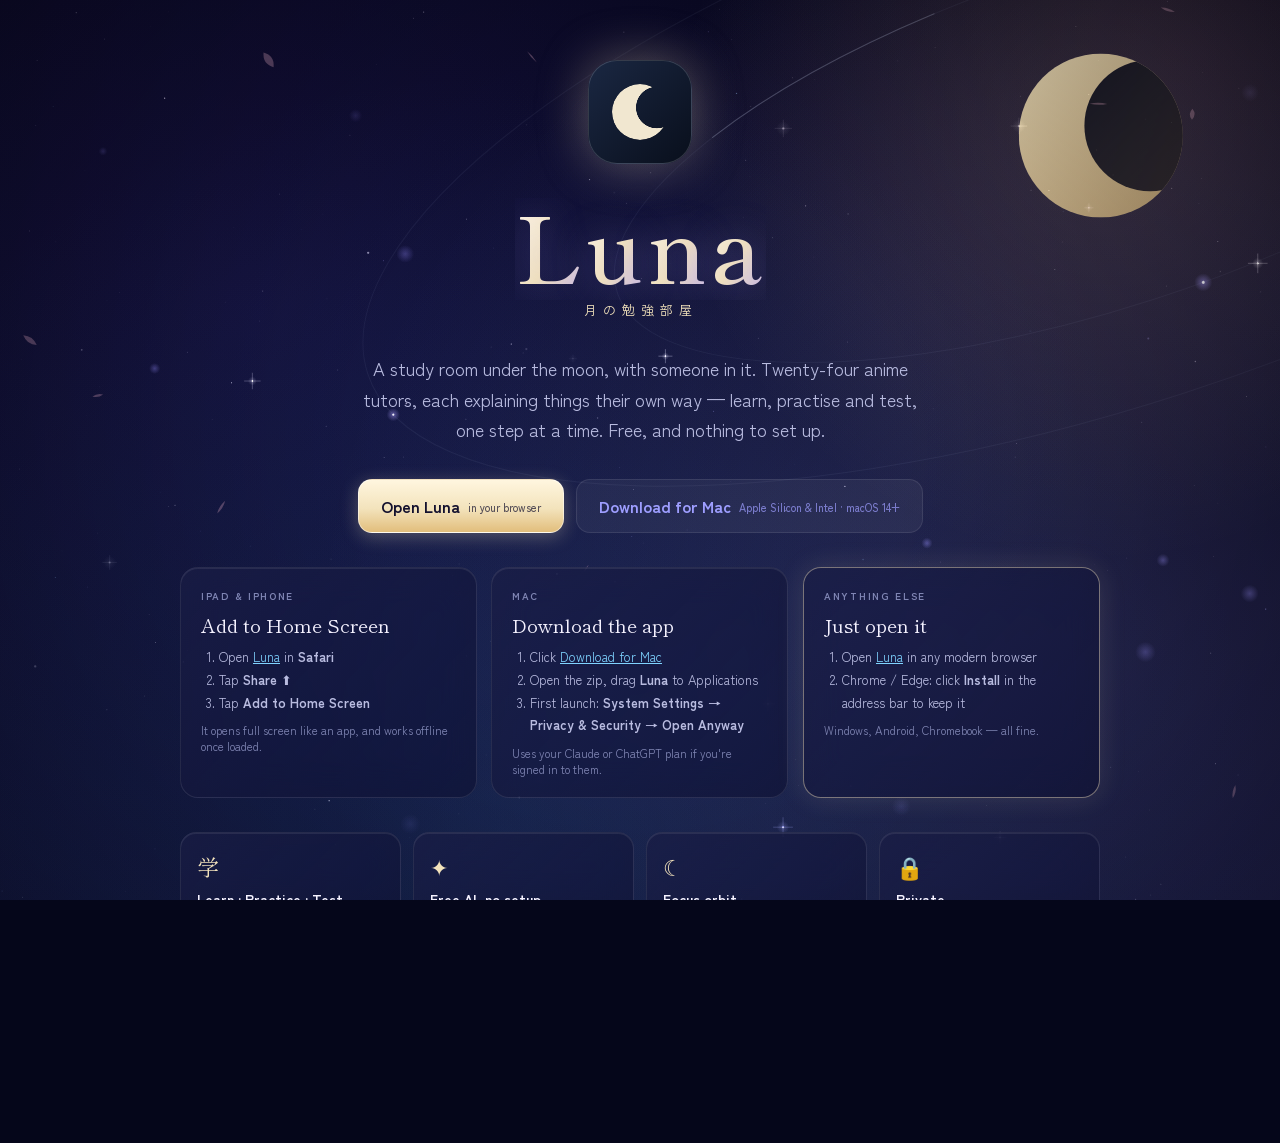
<file: index.html>
<!doctype html>
<html lang="en">
<head>
  <meta charset="utf-8">
  <meta name="viewport" content="width=device-width, initial-scale=1, viewport-fit=cover">
  <title>Luna — a study room under the moon</title>
  <meta name="description" content="Study with an anime tutor. Free, nothing to set up. Use it in your browser, add it to your iPad home screen, or download it for Mac.">
  <meta name="theme-color" content="#05061a">
  <meta name="color-scheme" content="dark">
  <meta property="og:title" content="Luna — a study room under the moon">
  <meta property="og:description" content="Study with an anime tutor. Free, nothing to set up.">
  <meta property="og:image" content="app/icons/icon-512.png">
  <link rel="icon" href="app/icons/icon-192.png">
  <link rel="apple-touch-icon" href="app/icons/apple-touch-icon.png">
  <link rel="preconnect" href="https://fonts.googleapis.com">
  <link rel="preconnect" href="https://fonts.gstatic.com" crossorigin>
  <link rel="stylesheet" href="https://fonts.googleapis.com/css2?family=Shippori+Mincho:wght@400;600&family=Zen+Kaku+Gothic+New:wght@400;500;700&display=swap">
  <link rel="stylesheet" href="app/style.css">
  <style>
    html, body { overflow-x: hidden; }
    body { overflow-y: auto; }
    .land { position: relative; z-index: 1; min-height: 100vh; display: grid; place-items: center; padding: 60px 22px 80px; }
    .wrap { max-width: 920px; width: 100%; display: grid; grid-template-columns: minmax(0, 1fr); gap: 34px; justify-items: center; text-align: center; }
    .wrap > * { min-width: 0; max-width: 100%; }
    .logo { width: 104px; height: 104px; border-radius: 29px; box-shadow: 0 0 50px rgba(243,227,188,.35); animation: markIn 1.1s var(--bounce) .1s both; }
    .title { font-family: var(--serif); font-size: clamp(54px, 10vw, 92px); font-weight: 600; letter-spacing: 4px; line-height: 1; display: flex; overflow: hidden; padding-bottom: 10px; justify-content: center; text-shadow: 0 0 40px rgba(169,155,255,.35); }
    .title.grad-text { background: none; color: inherit; }
    .title span { display: inline-block; animation: word .8s var(--spring) both; animation-delay: calc(.4s + var(--i) * .075s); }
    .tag-jp { color: var(--moon); letter-spacing: 6px; font-size: 13px; }
    .lead { font-size: clamp(15px, 2.2vw, 18px); line-height: 1.7; color: var(--muted); max-width: 560px; margin: 0 auto; }
    .cta { display: flex; gap: 12px; flex-wrap: wrap; justify-content: center; }
    .cta .btn { font-size: 16px; padding: 14px 22px; border-radius: 14px; text-decoration: none; }
    .cta small { display: block; font-size: 11px; font-weight: 500; opacity: .7; margin-top: 2px; }
    .platforms { display: grid; grid-template-columns: repeat(3, 1fr); gap: 14px; width: 100%; text-align: left; }
    .plat { padding: 20px; border-radius: 18px; display: grid; gap: 8px; align-content: start; }
    .plat h3 { font-family: var(--serif); font-size: 19px; }
    .plat ol { margin: 0; padding-left: 18px; font-size: 13px; line-height: 1.75; color: var(--muted); }
    .plat.here { border-color: rgba(243,227,188,.45); box-shadow: 0 0 28px rgba(243,227,188,.12); }
    .feat { display: grid; grid-template-columns: repeat(4, 1fr); gap: 12px; width: 100%; text-align: left; }
    .feat div { padding: 16px; border-radius: 16px; font-size: 13px; line-height: 1.55; color: var(--muted); }
    .feat b { display: block; color: var(--ink); font-size: 14px; margin-bottom: 4px; }
    .feat .k { font-family: var(--serif); font-size: 22px; color: var(--moon); display: block; margin-bottom: 6px; }
    footer { font-size: 11px; color: var(--faint); line-height: 1.7; max-width: 640px; }
    @media (max-width: 760px) {
      .platforms, .feat { grid-template-columns: minmax(0, 1fr); }
      .cta { flex-direction: column; align-items: stretch; width: 100%; }
      .cta .btn { justify-content: center; flex-wrap: wrap; text-align: center; white-space: normal; }
      .cta small { margin-left: 6px; }
    }
  </style>
</head>
<body>
  <canvas id="sky" aria-hidden="true"></canvas>
  <main class="land">
    <div class="wrap">
      <span class="mark logo"><i></i></span>
      <div>
        <h1 class="title grad-text"><span style="--i:0">L</span><span style="--i:1">u</span><span style="--i:2">n</span><span style="--i:3">a</span></h1>
        <div class="tag-jp rise" style="--d:.8s">月の勉強部屋</div>
      </div>
      <p class="lead rise" style="--d:.95s">A study room under the moon, with someone in it. Twenty-four anime tutors, each explaining things their own way — learn, practise and test, one step at a time. Free, and nothing to set up.</p>

      <div class="cta rise" style="--d:1.1s" id="cta">
        <a class="btn primary" href="app/">Open Luna<small>in your browser</small></a>
        <a class="btn quiet" href="downloads/Luna-mac.zip" download id="mac">Download for Mac<small>Apple Silicon &amp; Intel · macOS 14+</small></a>
      </div>

      <div class="platforms">
        <div class="plat glass rise" style="--d:1.2s" data-plat="ipad">
          <span class="eyebrow">iPad &amp; iPhone</span>
          <h3>Add to Home Screen</h3>
          <ol><li>Open <a href="app/" style="color:var(--sky)">Luna</a> in <b>Safari</b></li><li>Tap <b>Share</b> <span aria-hidden="true">⬆︎</span></li><li>Tap <b>Add to Home Screen</b></li></ol>
          <span class="faint" style="font-size:11.5px">It opens full screen like an app, and works offline once loaded.</span>
        </div>
        <div class="plat glass rise" style="--d:1.28s" data-plat="mac">
          <span class="eyebrow">Mac</span>
          <h3>Download the app</h3>
          <ol><li>Click <a href="downloads/Luna-mac.zip" download style="color:var(--sky)">Download for Mac</a></li><li>Open the zip, drag <b>Luna</b> to Applications</li><li>First launch: <b>System Settings → Privacy &amp; Security → Open Anyway</b></li></ol>
          <span class="faint" style="font-size:11.5px">Uses your Claude or ChatGPT plan if you're signed in to them.</span>
        </div>
        <div class="plat glass rise" style="--d:1.36s" data-plat="other">
          <span class="eyebrow">Anything else</span>
          <h3>Just open it</h3>
          <ol><li>Open <a href="app/" style="color:var(--sky)">Luna</a> in any modern browser</li><li>Chrome / Edge: click <b>Install</b> in the address bar to keep it</li></ol>
          <span class="faint" style="font-size:11.5px">Windows, Android, Chromebook — all fine.</span>
        </div>
      </div>

      <div class="feat">
        <div class="glass rise" style="--d:1.45s"><span class="k">学</span><b>Learn · Practice · Test</b>Three modes with their own teaching rules. No answers dumped in Test mode.</div>
        <div class="glass rise" style="--d:1.5s"><span class="k">✦</span><b>Free AI, no setup</b>Works right away. Connect Gemini with your Google account for faster replies.</div>
        <div class="glass rise" style="--d:1.55s"><span class="k">☾</span><b>Focus orbit</b>A 25-minute focus timer that fills the moon. Collect moons, build a streak.</div>
        <div class="glass rise" style="--d:1.6s"><span class="k">🔒</span><b>Private</b>No account, no server. Everything stays on your device.</div>
      </div>

      <footer>Luna's tutors are fan-made study companions inspired by anime characters; character names belong to their rights holders. The Mac download isn't notarized by Apple, so macOS asks you to confirm the first time you open it.</footer>
    </div>
  </main>
  <script type="module">
    import { startSky } from "./app/sky.js";
    startSky(document.getElementById("sky"));
    // Put the visitor's own device first.
    const ua = navigator.userAgent;
    const ios = /iPad|iPhone|iPod/.test(ua) || (navigator.platform === "MacIntel" && navigator.maxTouchPoints > 1);
    const mac = !ios && /Macintosh|Mac OS X/.test(ua);
    const here = ios ? "ipad" : mac ? "mac" : "other";
    document.querySelector(`[data-plat="${here}"]`)?.classList.add("here");
    if (mac) {
      const cta = document.getElementById("cta"), dl = document.getElementById("mac");
      dl.classList.replace("quiet", "primary");
      cta.firstElementChild.classList.replace("primary", "quiet");
      cta.prepend(dl);
    }
    if (ios) document.getElementById("mac").remove();
  </script>
</body>
</html>
</file>
<file: app/style.css>
:root {
  --ink: #f5f2ff; --muted: #b9bce0; --faint: #8086b4;
  --line: rgba(255,255,255,.09); --line-strong: rgba(255,255,255,.18);
  --glass: linear-gradient(135deg, rgba(26,29,68,.72), rgba(14,16,48,.6));
  --moon: #f3e3bc; --moon-deep: #e2be7c; --aurora: #a99bff; --sky: #7fd3ff; --sakura: #f6b6cf;
  --good: #9fe0c0; --warn: #f2c987; --accent: #a99bff; --glow: #7fd3ff;
  --spring: cubic-bezier(.22, 1, .36, 1); --bounce: cubic-bezier(.34, 1.56, .64, 1);
  --serif: "Hiragino Mincho ProN", "Shippori Mincho", "Yu Mincho", Georgia, serif;
  --sans: "Hiragino Sans", "Zen Kaku Gothic New", -apple-system, system-ui, sans-serif;
  --safe-top: env(safe-area-inset-top); --safe-bottom: env(safe-area-inset-bottom);
}
* { box-sizing: border-box; }
html, body { margin: 0; height: 100%; background: #05061a; color: var(--ink); font-family: var(--sans); -webkit-font-smoothing: antialiased; overscroll-behavior: none; }
body { overflow: hidden; -webkit-tap-highlight-color: transparent; }
button { font: inherit; color: inherit; background: none; border: 0; cursor: pointer; padding: 0; }
input, textarea { font: inherit; color: inherit; }
#sky { position: fixed; inset: 0; z-index: 0; }
#root { position: relative; z-index: 1; height: 100%; display: flex; flex-direction: column; }
.serif { font-family: var(--serif); }
.eyebrow { font-size: 10px; letter-spacing: .17em; text-transform: uppercase; color: var(--faint); font-weight: 700; }
.muted { color: var(--muted); } .faint { color: var(--faint); }
.grad-text { background: linear-gradient(120deg, #fff8ea, var(--moon) 45%, var(--accent)); -webkit-background-clip: text; background-clip: text; color: transparent; }
/* Animated words are their own boxes, so each word carries the gradient itself. */
.reveal.grad-text { background: none; color: inherit; }
.reveal.grad-text .w, .launch h1 span, .title span { background: linear-gradient(120deg, #fff8ea, var(--moon) 55%, var(--accent) 130%); -webkit-background-clip: text; background-clip: text; color: transparent; }

/* ---------- glass, buttons ---------- */
.glass { background: var(--glass); border: 1px solid var(--line); border-radius: 18px; position: relative;
  box-shadow: inset 0 1px 0 rgba(255,255,255,.08); backdrop-filter: blur(18px) saturate(1.2); -webkit-backdrop-filter: blur(18px) saturate(1.2); }
.btn { display: inline-flex; align-items: center; gap: 8px; padding: 10px 16px; border-radius: 11px; font-weight: 600; font-size: 14px;
  transition: transform .35s var(--bounce), box-shadow .3s, background .2s, border-color .2s; position: relative; overflow: hidden; white-space: nowrap; }
.btn:active { transform: scale(.95); }
.btn.primary { background: linear-gradient(180deg, #fff6df, var(--moon) 55%, var(--moon-deep)); color: #14112e; box-shadow: 0 4px 18px rgba(243,227,188,.28); border: 1px solid rgba(255,255,255,.5); }
.btn.primary:hover { transform: translateY(-1px) scale(1.03); box-shadow: 0 8px 26px rgba(243,227,188,.45); }
.btn.primary::after { content: ""; position: absolute; inset: -50% auto -50% -60%; width: 40%; transform: rotate(20deg);
  background: linear-gradient(90deg, transparent, rgba(255,255,255,.7), transparent); animation: sheen 4.5s ease-in-out infinite; }
@keyframes sheen { 0%, 70% { left: -60%; } 100% { left: 140%; } }
.btn.quiet { background: rgba(255,255,255,.05); border: 1px solid var(--line); }
.btn.quiet:hover { background: rgba(255,255,255,.09); border-color: var(--line-strong); transform: translateY(-1px); }
.btn.ghost { color: var(--muted); padding: 8px 12px; }
.btn.ghost:hover { color: var(--ink); background: rgba(255,255,255,.05); }
.btn:disabled { opacity: .4; pointer-events: none; }
.pill { display: inline-flex; align-items: center; gap: 6px; padding: 6px 12px; border-radius: 99px; font-size: 12.5px; font-weight: 500; color: var(--muted);
  background: rgba(255,255,255,.04); border: 1px solid var(--line); transition: all .3s var(--bounce); }
.pill:hover { color: var(--ink); transform: scale(1.05); border-color: color-mix(in srgb, var(--accent) 60%, transparent); background: color-mix(in srgb, var(--accent) 16%, transparent); box-shadow: 0 0 14px color-mix(in srgb, var(--accent) 40%, transparent); }
.pill.on { color: var(--ink); border-color: color-mix(in srgb, var(--accent) 60%, transparent); background: color-mix(in srgb, var(--accent) 20%, transparent); }

/* ---------- motion ---------- */
.rise { animation: rise .8s var(--spring) both; animation-delay: var(--d, 0s); }
@keyframes rise { from { opacity: 0; transform: translateY(18px) scale(.985); filter: blur(7px); } }
.reveal { display: block; }
.reveal .line { display: block; overflow: hidden; padding-bottom: .12em; }
.reveal .w { display: inline-block; animation: word .9s var(--spring) both; animation-delay: var(--d); }
@keyframes word { from { opacity: 0; transform: translateY(105%) rotate(4deg); } }
.float { animation: float 6s ease-in-out infinite; }
@keyframes float { 50% { transform: translateY(-6px); } }
.tilt { transition: transform .45s var(--bounce), box-shadow .3s; transform-style: preserve-3d; will-change: transform; }
.tilt .glare { position: absolute; inset: 0; border-radius: inherit; pointer-events: none; opacity: 0; transition: opacity .3s;
  background: radial-gradient(circle at var(--gx, 50%) var(--gy, 50%), rgba(255,255,255,.22), transparent 60%); mix-blend-mode: plus-lighter; }
.tilt:hover .glare { opacity: 1; }
.aura::before { content: ""; position: absolute; inset: -1.5px; border-radius: inherit; padding: 1.5px; pointer-events: none;
  background: conic-gradient(from var(--spin, 0deg), var(--accent), var(--moon), var(--aurora), var(--sky), var(--accent));
  -webkit-mask: linear-gradient(#000 0 0) content-box, linear-gradient(#000 0 0); -webkit-mask-composite: xor; mask-composite: exclude;
  animation: spin 4s linear infinite; filter: drop-shadow(0 0 8px var(--accent)); }
@property --spin { syntax: "<angle>"; initial-value: 0deg; inherits: false; }
@keyframes spin { to { --spin: 360deg; } }
.twinkle { position: absolute; width: var(--s, 14px); height: var(--s, 14px); pointer-events: none; animation: twinkle 3.2s ease-in-out infinite; animation-delay: var(--d, 0s);
  background: var(--c, var(--moon)); clip-path: polygon(50% 0, 58% 42%, 100% 50%, 58% 58%, 50% 100%, 42% 58%, 0 50%, 42% 42%); filter: drop-shadow(0 0 6px var(--c, var(--moon))); }
@keyframes twinkle { 0%, 100% { transform: scale(.25) rotate(0); opacity: .2; } 50% { transform: scale(1) rotate(45deg); opacity: 1; } }
.screen { flex: 1; min-height: 0; animation: screenIn .7s var(--spring) both; }
@keyframes screenIn { from { opacity: 0; transform: scale(.97); filter: blur(10px); } }
@media (prefers-reduced-motion: reduce) { *, *::before, *::after { animation: none !important; transition: none !important; } }

/* ---------- launch ---------- */
.launch { position: fixed; inset: 0; z-index: 50; display: grid; place-items: center; background: radial-gradient(circle at 50% 46%, #141640, #05061a 70%);
  transition: clip-path .7s cubic-bezier(.65,0,.25,1), opacity .7s; clip-path: circle(120% at 50% 46%); cursor: pointer; }
.launch.leave { clip-path: circle(0% at 50% 46%); }
.launch .emblem { position: relative; width: 240px; height: 240px; display: grid; place-items: center; }
.launch .mark { width: 108px; height: 108px; border-radius: 30px; animation: markIn 1.1s var(--bounce) .25s both; box-shadow: 0 0 40px rgba(243,227,188,.35); }
@keyframes markIn { from { opacity: 0; transform: perspective(600px) rotateX(58deg) rotate(-26deg) scale(.6) translateY(30px); } }
.launch .orbit { position: absolute; border-radius: 50%; border: 1px solid transparent; border-top-color: var(--moon); animation: orbit 1.9s cubic-bezier(.25,.1,.15,1) .2s both; }
.launch .orbit.b { inset: 36px; border-top-color: var(--aurora); animation-direction: reverse; }
.launch .orbit.a { inset: 15px; }
@keyframes orbit { 0% { opacity: 0; transform: rotate(-170deg); } 30% { opacity: .8; } 100% { opacity: 0; transform: rotate(140deg); } }
.launch .ripple { position: absolute; width: 128px; height: 128px; border-radius: 38px; border: 1px solid var(--moon); animation: ripple 1.1s ease-out .75s both; }
@keyframes ripple { from { opacity: .6; transform: scale(.85); } to { opacity: 0; transform: scale(1.8); } }
.launch .impact { position: absolute; inset: -60px; background: repeating-conic-gradient(rgba(243,227,188,.55) 0 1.2deg, transparent 1.2deg 8deg);
  -webkit-mask: radial-gradient(circle, transparent 38%, #000 42%, #000 70%, transparent 74%); mask: radial-gradient(circle, transparent 38%, #000 42%, #000 70%, transparent 74%);
  animation: impact .6s ease-out .7s both; }
@keyframes impact { from { opacity: .9; transform: scale(.7); } to { opacity: 0; transform: scale(1.2); } }
.launch h1 { font-family: var(--serif); font-size: 68px; font-weight: 600; margin: 26px 0 8px; letter-spacing: 4px; display: flex; overflow: hidden; padding-bottom: 8px; text-shadow: 0 0 30px rgba(169,155,255,.35); }
.launch h1 span { display: inline-block; animation: word .8s var(--spring) both; animation-delay: calc(.95s + var(--i) * .075s); }
.launch .sub { text-align: center; animation: rise .8s var(--spring) 1.5s both; }
.launch .sub div:first-child { color: var(--moon); letter-spacing: 6px; font-size: 13px; }
.launch .sub div:last-child { color: var(--muted); letter-spacing: 4px; font-size: 9.5px; margin-top: 8px; font-weight: 700; }

/* ---------- moon mark ---------- */
.mark { position: relative; background: linear-gradient(135deg, #1a2742, #090f1c); border: 1px solid rgba(255,255,255,.16); display: grid; place-items: center; overflow: hidden; }
.mark i { width: 55%; height: 55%; border-radius: 50%; background: #f1e7d0; -webkit-mask: radial-gradient(circle at 80% 42%, transparent 37%, #000 38%); mask: radial-gradient(circle at 80% 42%, transparent 37%, #000 38%); }

/* ---------- top bar ---------- */
.topbar { display: flex; align-items: center; gap: 18px; padding: calc(10px + var(--safe-top)) 22px 10px; position: relative; z-index: 5;
  background: linear-gradient(180deg, rgba(5,6,26,.85), rgba(5,6,26,.3)); }
.topbar::after { content: ""; position: absolute; left: 0; right: 0; bottom: 0; height: 1px; background: linear-gradient(90deg, transparent, rgba(169,155,255,.35), rgba(243,227,188,.3), transparent); }
.brand { display: flex; align-items: center; gap: 10px; font-family: var(--serif); font-size: 19px; font-weight: 600; }
.brand .mark { width: 26px; height: 26px; border-radius: 8px; }
.nav { display: flex; gap: 2px; position: relative; }
.nav button { padding: 7px 14px; border-radius: 99px; font-size: 13px; color: var(--muted); position: relative; z-index: 1; transition: color .2s; }
.nav button.on { color: var(--ink); font-weight: 600; }
.nav .slider { position: absolute; top: 0; height: 100%; border-radius: 99px; background: linear-gradient(180deg, rgba(169,155,255,.28), rgba(169,155,255,.12));
  border: 1px solid rgba(169,155,255,.45); box-shadow: 0 0 12px rgba(169,155,255,.45); transition: left .5s var(--bounce), width .5s var(--bounce); }
.topbar .spacer { flex: 1; }
.tutor-chip { display: flex; align-items: center; gap: 8px; padding: 5px 10px 5px 5px; border-radius: 12px; }
.tutor-chip small { display: block; font-size: 9px; color: var(--faint); }
.icon-btn { width: 34px; height: 34px; border-radius: 10px; display: grid; place-items: center; color: var(--muted); transition: all .35s var(--bounce); font-size: 16px; }
.icon-btn:hover { color: var(--ink); background: rgba(255,255,255,.06); transform: rotate(8deg) scale(1.08); }
.focus-chip { display: flex; align-items: center; gap: 7px; padding: 5px 11px; border-radius: 99px; font-size: 12px; font-variant-numeric: tabular-nums;
  background: rgba(169,155,255,.14); border: 1px solid rgba(169,155,255,.4); animation: pulse 2.8s ease-in-out infinite; }
@keyframes pulse { 50% { border-color: rgba(169,155,255,.75); } }

/* ---------- avatars & tutor art ---------- */
.avatar { width: var(--size, 28px); height: var(--size, 28px); border-radius: 50%; flex: none; display: grid; place-items: center; position: relative; overflow: hidden;
  background: radial-gradient(circle at 30% 25%, color-mix(in srgb, var(--a) 80%, #fff), var(--a) 55%, color-mix(in srgb, var(--a) 40%, #0b0d26));
  border: 1px solid rgba(255,255,255,.25); font-family: var(--serif); font-weight: 600; color: #fff; font-size: calc(var(--size, 28px) * .46); text-shadow: 0 1px 3px rgba(0,0,0,.35); }
.art { position: relative; overflow: hidden; border-radius: inherit; background: linear-gradient(160deg, color-mix(in srgb, var(--a) 70%, #fff) -20%, var(--a) 25%, #1b1e48 70%, #0d0f2c);
  display: grid; place-items: center; }
.art .glyph { font-family: var(--serif); font-weight: 600; font-size: var(--glyph, 120px); line-height: 1; color: rgba(255,255,255,.9);
  text-shadow: 0 0 30px color-mix(in srgb, var(--a) 70%, #fff), 0 6px 30px rgba(0,0,0,.35); transform: translateY(-6%); }
.art .ring { position: absolute; width: 140%; aspect-ratio: 3/1; border-radius: 50%; border: 1px solid rgba(255,255,255,.22); transform: rotate(-16deg); top: 18%; }
.art .rays { position: absolute; inset: -30%; background: repeating-conic-gradient(rgba(255,255,255,.07) 0 3deg, transparent 3deg 14deg); animation: spin2 40s linear infinite; }
@keyframes spin2 { to { transform: rotate(360deg); } }
.art .shade { position: absolute; inset: auto 0 0 0; height: 55%; background: linear-gradient(transparent, rgba(7,8,25,.88)); }

/* ---------- layout ---------- */
.scroll { height: 100%; overflow-y: auto; overflow-x: hidden; -webkit-overflow-scrolling: touch; }
.page { max-width: 1080px; margin: 0 auto; padding: 34px 40px 60px; }
@media (max-width: 820px) { .page { padding: 24px 20px 50px; } }
h1, h2, h3 { margin: 0; font-weight: 400; }

/* welcome */
.welcome { display: grid; grid-template-columns: 1.1fr .9fr; gap: 40px; align-items: center; min-height: 100%; padding: 30px 56px; max-width: 1240px; margin: 0 auto; }
.welcome h1 { font-family: var(--serif); font-size: clamp(38px, 5.4vw, 58px); line-height: 1.08; letter-spacing: -.5px; margin-top: 16px; }
.field { display: flex; align-items: center; gap: 10px; padding: 12px 16px; border-radius: 13px; max-width: 360px; transition: box-shadow .3s, border-color .3s; }
.field:focus-within { border-color: rgba(243,227,188,.55); box-shadow: 0 0 22px rgba(243,227,188,.22); }
.field input { flex: 1; background: none; border: 0; outline: 0; font-family: var(--serif); font-size: 20px; min-width: 0; }
.collage { position: relative; height: min(440px, 60vh); display: grid; place-items: center; }
.collage .card { position: absolute; height: 92%; aspect-ratio: .55; border-radius: 16px; border: 1px solid rgba(255,255,255,.3); box-shadow: 0 20px 50px color-mix(in srgb, var(--a) 40%, transparent); }
@media (max-width: 900px) { .welcome { grid-template-columns: 1fr; padding: 24px 22px; align-content: start; } .collage { height: 320px; } }

/* home */
.hero { display: grid; grid-template-columns: 1fr 340px; gap: 40px; align-items: center; position: relative; }
.hero .watermark { position: absolute; top: -60px; left: -10px; font-family: var(--serif); font-weight: 600; font-size: 190px; white-space: nowrap; pointer-events: none;
  background: linear-gradient(180deg, color-mix(in srgb, var(--accent) 22%, transparent), rgba(255,255,255,.02)); -webkit-background-clip: text; background-clip: text; color: transparent; }
.hero h1 { font-family: var(--serif); font-size: clamp(36px, 5vw, 52px); line-height: 1.1; margin-top: 12px; }
.portrait { position: relative; height: 420px; }
.portrait .art { position: absolute; inset: 0; border-radius: 22px; border: 1px solid rgba(255,255,255,.28); --glyph: 170px; }
.portrait .glow { position: absolute; inset: -40px; background: radial-gradient(circle, color-mix(in srgb, var(--a) 45%, transparent), transparent 65%); pointer-events: none; }
.dialogue { position: absolute; left: -24px; right: 30px; bottom: -14px; padding: 13px 15px; border-radius: 14px; font-family: var(--serif); font-size: 14px; line-height: 1.6; }
.dialogue b { display: block; font-family: var(--sans); font-size: 9px; letter-spacing: .16em; color: var(--accent); margin-bottom: 4px; }
.dialogue .caret { position: absolute; right: 10px; bottom: 7px; font-size: 8px; color: var(--accent); animation: caret .9s ease-in-out infinite alternate; }
@keyframes caret { from { transform: translateY(-1px); opacity: .35; } to { transform: translateY(2px); opacity: 1; } }
.row { display: flex; gap: 10px; flex-wrap: wrap; align-items: center; }
.study-row { display: grid; grid-template-columns: 1fr 330px; gap: 16px; margin-top: 40px; }
@media (max-width: 900px) { .hero, .study-row { grid-template-columns: 1fr; } .portrait { height: 340px; max-width: 360px; } .hero .watermark { font-size: 120px; } }
.focus { display: flex; gap: 22px; padding: 20px; align-items: center; }
.ring { position: relative; width: 132px; height: 132px; flex: none; }
.ring svg { width: 100%; height: 100%; transform: rotate(-90deg); }
.ring .center { position: absolute; inset: 0; display: grid; place-items: center; align-content: center; gap: 6px; text-align: center; }
.ring .clock { font-size: 22px; font-weight: 500; font-variant-numeric: tabular-nums; }
.moon-phase { width: var(--m, 40px); height: var(--m, 40px); border-radius: 50%; background: #2a2e5c; position: relative; overflow: hidden; box-shadow: 0 0 calc(var(--m, 40px) * .4) rgba(243,227,188,calc(.15 + var(--p, 0) * .4)); }
.moon-phase::before { content: ""; position: absolute; inset: 0; border-radius: 50%; background: linear-gradient(135deg, #fff6e2, var(--moon-deep)); }
.moon-phase::after { content: ""; position: absolute; inset: 0; border-radius: 50%; background: #2a2e5c; transform: translateX(calc(-1 * var(--m, 40px) * (0.08 + var(--p, 0)))); }
.week { padding: 20px; }
.week svg { width: 100%; height: 86px; overflow: visible; }
.week .days { display: grid; grid-template-columns: repeat(7, 1fr); text-align: center; font-size: 10px; color: var(--faint); font-weight: 700; margin-top: 6px; }
.section-title { display: flex; align-items: baseline; justify-content: space-between; margin: 36px 0 12px; }
.section-title h2 { font-family: var(--serif); font-size: 22px; }
.list { display: grid; gap: 8px; }
.item { display: flex; gap: 12px; align-items: center; padding: 11px 13px; border-radius: 13px; text-align: left; width: 100%; transition: transform .4s var(--bounce), border-color .2s; }
.item:hover { transform: translateX(4px); border-color: var(--line-strong); }
.grid2 { display: grid; grid-template-columns: repeat(auto-fill, minmax(230px, 1fr)); gap: 10px; }
.starter { display: flex; gap: 11px; align-items: flex-start; padding: 14px; border-radius: 14px; text-align: left; font-size: 13.5px; line-height: 1.45; min-height: 66px; }
.starter .ico { width: 30px; height: 30px; flex: none; border-radius: 50%; display: grid; place-items: center; font-size: 13px; color: var(--glow);
  background: color-mix(in srgb, var(--glow) 14%, transparent); border: 1px solid color-mix(in srgb, var(--glow) 35%, transparent); }

/* tutors */
.tutors { display: grid; grid-template-columns: 1fr 340px; height: 100%; }
.tutor-grid { display: grid; grid-template-columns: repeat(auto-fill, minmax(150px, 1fr)); gap: 13px; margin-top: 24px; }
.tcard { border-radius: 15px; overflow: hidden; border: 1px solid rgba(255,255,255,.14); position: relative; text-align: left; background: #0e1030; }
.tcard .art { height: 190px; --glyph: 84px; border-radius: 0; }
.tcard .meta { position: absolute; left: 10px; right: 10px; bottom: 44px; }
.tcard .meta b { display: block; font-family: var(--serif); font-weight: 400; font-size: 15px; }
.tcard .meta small { font-size: 8.5px; letter-spacing: .1em; text-transform: uppercase; opacity: .78; font-weight: 700; }
.tcard .foot { padding: 9px 10px; font-size: 10px; color: var(--faint); display: flex; gap: 6px; align-items: center; white-space: nowrap; overflow: hidden; }
.tcard:hover { box-shadow: 0 14px 34px color-mix(in srgb, var(--a) 45%, transparent); border-color: rgba(255,255,255,.35); }
.preview { padding: 24px; overflow-y: auto; background: linear-gradient(180deg, rgba(13,15,46,.82), rgba(7,8,28,.9)); border-left: 1px solid var(--line); display: flex; flex-direction: column; gap: 10px; }
.preview .art { height: 280px; border-radius: 18px; --glyph: 140px; border: 1px solid rgba(255,255,255,.25); }
.search { display: flex; align-items: center; gap: 8px; padding: 8px 12px; border-radius: 11px; }
.search input { background: none; border: 0; outline: 0; font-size: 13px; width: 200px; }
@media (max-width: 900px) { .tutors { grid-template-columns: 1fr; } .preview { display: none; } }

/* study */
.study { display: grid; grid-template-columns: 76px 1fr; gap: 14px; padding: 14px; height: 100%; min-height: 0; }
.study.with-stage { grid-template-columns: 76px 1fr 290px; }
.rail { display: flex; flex-direction: column; align-items: center; gap: 8px; padding: 14px 0; border-radius: 22px; }
.rail .mode { width: 58px; height: 56px; border-radius: 14px; display: grid; place-items: center; align-content: center; gap: 3px; position: relative; color: var(--muted); transition: transform .35s var(--bounce); }
.rail .mode:hover { transform: scale(1.05); color: var(--ink); }
.rail .mode .k { font-family: var(--serif); font-size: 18px; font-weight: 600; position: relative; z-index: 1; }
.rail .mode .t { font-size: 9px; position: relative; z-index: 1; }
.rail .mode.on { color: var(--ink); }
.rail .mode.on .k { color: var(--g); text-shadow: 0 0 8px var(--g); }
.rail .indicator { position: absolute; left: 9px; width: 58px; height: 56px; border-radius: 14px; transition: top .5s var(--bounce), box-shadow .4s, border-color .4s;
  background: linear-gradient(180deg, color-mix(in srgb, var(--g) 22%, transparent), color-mix(in srgb, var(--g) 6%, transparent)); border: 1px solid color-mix(in srgb, var(--g) 50%, transparent); box-shadow: 0 0 12px color-mix(in srgb, var(--g) 45%, transparent); }
.rail .small { width: 58px; padding: 7px 0; border-radius: 12px; font-size: 9px; color: var(--muted); display: grid; gap: 3px; place-items: center; transition: all .35s var(--bounce); }
.rail .small span { font-size: 15px; }
.rail .small:hover { color: var(--ink); background: rgba(255,255,255,.05); transform: scale(1.06); }
.chat { display: flex; flex-direction: column; min-height: 0; min-width: 0; }
.chat-head { padding: 12px 16px; border-radius: 18px; }
.chat-head .top { display: flex; align-items: center; gap: 12px; }
.seal { width: var(--s, 40px); height: var(--s, 40px); border-radius: 50%; display: grid; place-items: center; flex: none; font-family: var(--serif); font-weight: 600;
  font-size: calc(var(--s, 40px) * .48); color: var(--g); border: 1px solid color-mix(in srgb, var(--g) 60%, transparent);
  background: radial-gradient(circle at 25% 20%, color-mix(in srgb, var(--g) 35%, transparent), color-mix(in srgb, var(--g) 8%, transparent)); box-shadow: 0 0 12px color-mix(in srgb, var(--g) 45%, transparent); }
.tools { display: flex; gap: 7px; flex-wrap: wrap; padding-top: 10px; margin-top: 10px; border-top: 1px solid var(--line); }
.messages { flex: 1; overflow-y: auto; padding: 22px 6px 12px; min-height: 0;
  -webkit-mask: linear-gradient(transparent, #000 3%, #000 96%, transparent); mask: linear-gradient(transparent, #000 3%, #000 96%, transparent); }
.messages .inner { max-width: 780px; margin: 0 auto; display: flex; flex-direction: column; gap: 22px; padding: 0 20px; }
.msg-user { align-self: flex-end; max-width: 80%; }
.msg-user .bubble { padding: 11px 15px; border-radius: 18px 18px 6px 18px; font-size: 14.5px; line-height: 1.55; white-space: pre-wrap;
  background: linear-gradient(135deg, color-mix(in srgb, var(--accent) 34%, transparent), rgba(169,155,255,.18)); border: 1px solid rgba(255,255,255,.2); box-shadow: 0 4px 14px color-mix(in srgb, var(--accent) 25%, transparent); }
.msg-user .when { text-align: right; font-size: 9px; color: var(--faint); margin-top: 5px; letter-spacing: .05em; }
.msg-tutor { margin-right: 40px; position: relative; }
.msg-tutor .tab { display: inline-flex; align-items: center; gap: 8px; padding: 4px 12px 4px 4px; border-radius: 99px; margin-left: 14px; position: relative; top: 13px; z-index: 1; font-size: 12px; font-weight: 600;
  background: linear-gradient(90deg, color-mix(in srgb, var(--accent) 28%, #0e1030), color-mix(in srgb, var(--accent) 8%, #0e1030)); border: 1px solid color-mix(in srgb, var(--accent) 40%, transparent); }
.msg-tutor .tab small { font-weight: 400; color: var(--faint); font-size: 9px; }
.msg-tutor .card { padding: 24px 18px 14px; border-radius: 18px; }
.msg-tutor .card::before { content: ""; position: absolute; left: 0; top: 18px; bottom: 18px; width: 2.5px; border-radius: 3px; background: linear-gradient(var(--accent), transparent); box-shadow: 0 0 6px var(--accent); }
.prose { font-size: 15px; line-height: 1.65; overflow-wrap: anywhere; }
.prose p { margin: 0 0 .7em; } .prose p:last-child { margin-bottom: 0; }
.prose ol, .prose ul { margin: .3em 0 .7em; padding-left: 1.3em; }
.prose code { background: rgba(255,255,255,.08); padding: 1px 5px; border-radius: 5px; font-size: .9em; }
.prose pre { background: rgba(0,0,0,.3); padding: 12px; border-radius: 10px; overflow-x: auto; }
.prose .katex-display { margin: .6em 0; overflow-x: auto; overflow-y: hidden; }
.dots { display: inline-flex; gap: 3px; } .dots i { width: 4px; height: 4px; border-radius: 50%; background: var(--accent); animation: dot .9s ease-in-out infinite alternate; }
.dots i:nth-child(2) { animation-delay: .15s; } .dots i:nth-child(3) { animation-delay: .3s; }
@keyframes dot { from { transform: translateY(1px); opacity: .35; } to { transform: translateY(-2.5px); opacity: 1; } }
.shimmer { display: grid; gap: 8px; padding: 4px 0; } .shimmer i { height: 9px; border-radius: 9px; background: rgba(255,255,255,.06); position: relative; overflow: hidden; }
.shimmer i::after { content: ""; position: absolute; inset: 0; width: 120px; background: linear-gradient(90deg, transparent, color-mix(in srgb, var(--accent) 45%, transparent), transparent); animation: shim 1.3s linear infinite; }
@keyframes shim { from { transform: translateX(-120px); } to { transform: translateX(800px); } }
.rate { display: flex; gap: 6px; align-items: center; margin-top: 12px; font-size: 11px; color: var(--faint); flex-wrap: wrap; }
.rate .pill { font-size: 11px; padding: 4px 10px; }
.rated { display: inline-flex; gap: 6px; padding: 4px 10px; border-radius: 99px; font-size: 11px; margin-top: 12px; animation: rise .5s var(--bounce) both; }
.composer-wrap { max-width: 780px; width: 100%; margin: 0 auto; padding: 8px 20px calc(10px + var(--safe-bottom)); }
.composer { display: flex; align-items: flex-end; gap: 10px; padding: 6px 6px 6px 10px; border-radius: 20px; transition: box-shadow .4s, transform .4s var(--spring); }
.composer:focus-within { box-shadow: 0 6px 26px color-mix(in srgb, var(--accent) 35%, transparent); }
.composer textarea { flex: 1; resize: none; background: none; border: 0; outline: 0; font-size: 15px; line-height: 1.45; padding: 9px 0; max-height: 160px; min-height: 22px; }
.send { width: 38px; height: 38px; border-radius: 50%; display: grid; place-items: center; font-size: 16px; font-weight: 700; color: #14112e; flex: none;
  background: linear-gradient(135deg, var(--moon), var(--accent)); border: 1px solid rgba(255,255,255,.45); box-shadow: 0 0 12px color-mix(in srgb, var(--accent) 50%, transparent); transition: transform .35s var(--bounce), opacity .2s; }
.send:hover { transform: scale(1.1); } .send:disabled { opacity: .35; transform: scale(.92); box-shadow: none; }
.send.stop { background: rgba(255,255,255,.1); color: var(--ink); }
.hint { display: flex; justify-content: space-between; font-size: 10px; color: var(--faint); padding: 7px 12px 0; }
.landing { flex: 1; overflow-y: auto; display: grid; align-content: center; padding: 20px 0; }
.landing .inner { max-width: 720px; width: 100%; margin: 0 auto; padding: 0 24px; display: grid; gap: 18px; }
.stage { border-radius: 22px; padding: 12px; display: flex; flex-direction: column; gap: 10px; overflow-y: auto; }
.stage .art { height: 300px; border-radius: 18px; --glyph: 130px; border: 1px solid rgba(255,255,255,.25); }
.stage .plate { position: absolute; left: 14px; bottom: 12px; right: 14px; }
.stats { display: grid; grid-template-columns: repeat(3, 1fr); gap: 8px; }
.stat { padding: 10px 0; text-align: center; border-radius: 12px; }
.stat b { display: block; font-size: 17px; color: var(--c); font-variant-numeric: tabular-nums; }
.stat small { font-size: 8px; letter-spacing: .1em; color: var(--faint); font-weight: 700; }
@media (max-width: 1100px) { .study.with-stage { grid-template-columns: 76px 1fr; } .stage { display: none; } }
@media (max-width: 700px) {
  .study, .study.with-stage { grid-template-columns: 1fr; padding: 8px; }
  .rail { flex-direction: row; justify-content: center; padding: 6px; order: 2; }
  .rail .indicator, .rail .small.hide-sm, .rail .mark { display: none; }
  .rail .mode.on { background: color-mix(in srgb, var(--g) 18%, transparent); border: 1px solid color-mix(in srgb, var(--g) 50%, transparent); }
  .nav { display: none; } .msg-tutor { margin-right: 0; } .msg-user { max-width: 92%; }
}

/* sheet */
.sheet-back { position: fixed; inset: 0; z-index: 30; background: rgba(3,4,16,.6); backdrop-filter: blur(6px); -webkit-backdrop-filter: blur(6px); display: grid; place-items: center; animation: fade .3s both; padding: 16px; }
@keyframes fade { from { opacity: 0; } }
.sheet { width: min(640px, 100%); max-height: min(88vh, 900px); overflow-y: auto; border-radius: 22px; padding: 26px; animation: sheetIn .55s var(--bounce) both; }
@keyframes sheetIn { from { opacity: 0; transform: translateY(26px) scale(.97); } }
.prov-grid { display: grid; grid-template-columns: repeat(4, 1fr); gap: 8px; }
@media (max-width: 560px) { .prov-grid { grid-template-columns: repeat(2, 1fr); } }
.prov { padding: 11px 6px; border-radius: 12px; display: grid; gap: 5px; place-items: center; font-size: 11.5px; color: var(--muted); border: 1px solid var(--line); background: rgba(255,255,255,.03); transition: all .35s var(--bounce); position: relative; }
.prov .i { font-size: 16px; }
.prov:hover { transform: scale(1.04); color: var(--ink); }
.prov.on { color: var(--ink); font-weight: 600; border-color: rgba(243,227,188,.5); background: rgba(243,227,188,.1); box-shadow: 0 0 12px rgba(243,227,188,.25); }
.prov .dot { position: absolute; top: 6px; right: 7px; width: 6px; height: 6px; border-radius: 50%; background: var(--good); box-shadow: 0 0 5px var(--good); }
.auto-card { display: flex; gap: 12px; align-items: center; padding: 13px; border-radius: 15px; width: 100%; text-align: left; border: 1px solid var(--line);
  background: linear-gradient(135deg, rgba(243,227,188,.06), rgba(169,155,255,.04)); }
.auto-card.on { border-color: transparent; background: linear-gradient(135deg, rgba(243,227,188,.16), rgba(169,155,255,.12)); }
.tag { font-size: 8px; letter-spacing: .12em; font-weight: 700; color: var(--moon); padding: 2px 7px; border-radius: 99px; background: rgba(243,227,188,.14); }
.input { display: flex; align-items: center; gap: 8px; padding: 9px 12px; border-radius: 11px; background: rgba(0,0,0,.25); border: 1px solid var(--line); }
.input input { flex: 1; background: none; border: 0; outline: 0; font-family: ui-monospace, Menlo, monospace; font-size: 13px; min-width: 0; }
.input:focus-within { border-color: rgba(169,155,255,.6); box-shadow: 0 0 10px rgba(169,155,255,.3); }
.google { padding: 14px; border-radius: 13px; border: 1px solid rgba(138,180,248,.35); background: linear-gradient(135deg, rgba(66,133,244,.1), rgba(52,168,83,.05)); display: grid; gap: 10px; }
.gmark { width: 26px; height: 26px; border-radius: 50%; background: conic-gradient(#ea4335 0 25%, #4285f4 0 50%, #34a853 0 75%, #fbbc05 0); -webkit-mask: radial-gradient(circle, transparent 42%, #000 43%); mask: radial-gradient(circle, transparent 42%, #000 43%); flex: none; }
.status { font-size: 12px; font-weight: 500; display: flex; gap: 6px; align-items: flex-start; }
.status.ok { color: var(--good); } .status.bad { color: var(--warn); } .status.busy { color: var(--sky); }
.toast { position: fixed; left: 50%; bottom: calc(24px + var(--safe-bottom)); transform: translateX(-50%); z-index: 60; padding: 10px 16px; border-radius: 12px; font-size: 13px; animation: rise .5s var(--bounce) both; }
.install-tip { display: flex; gap: 10px; align-items: center; padding: 10px 14px; border-radius: 13px; font-size: 12.5px; }

/* ---------- character portraits ---------- */
.pic { position: absolute; inset: 0; width: 100%; height: 100%; object-fit: cover; object-position: top; z-index: 1; user-select: none; -webkit-user-drag: none; }
.avatar .pic { border-radius: 50%; }
.art .pic { transition: transform .8s var(--spring); }
.tcard:hover .art .pic, .tilt:hover > .art .pic, .portrait:hover .art .pic { transform: scale(1.05); }
.art .shade { z-index: 2; } .art .glare { z-index: 3; } .art .ring { z-index: 2; }
.art:has(.pic) .glyph { opacity: 0; }

/* Names and labels sit above the portrait and its shading. */
.tcard .meta, .stage .plate { z-index: 4; text-shadow: 0 1px 8px rgba(0,0,0,.85), 0 0 2px rgba(0,0,0,.6); }
.tcard .meta b { font-size: 15.5px; line-height: 1.2; color: #fff; }
.tcard .meta small { color: rgba(255,255,255,.88); }
.tcard .foot { position: relative; z-index: 4; background: #0e1030; }
.tcard .foot span:nth-child(2), .tcard .foot { text-overflow: ellipsis; }
.art .glyph { z-index: 0; }
</file>
